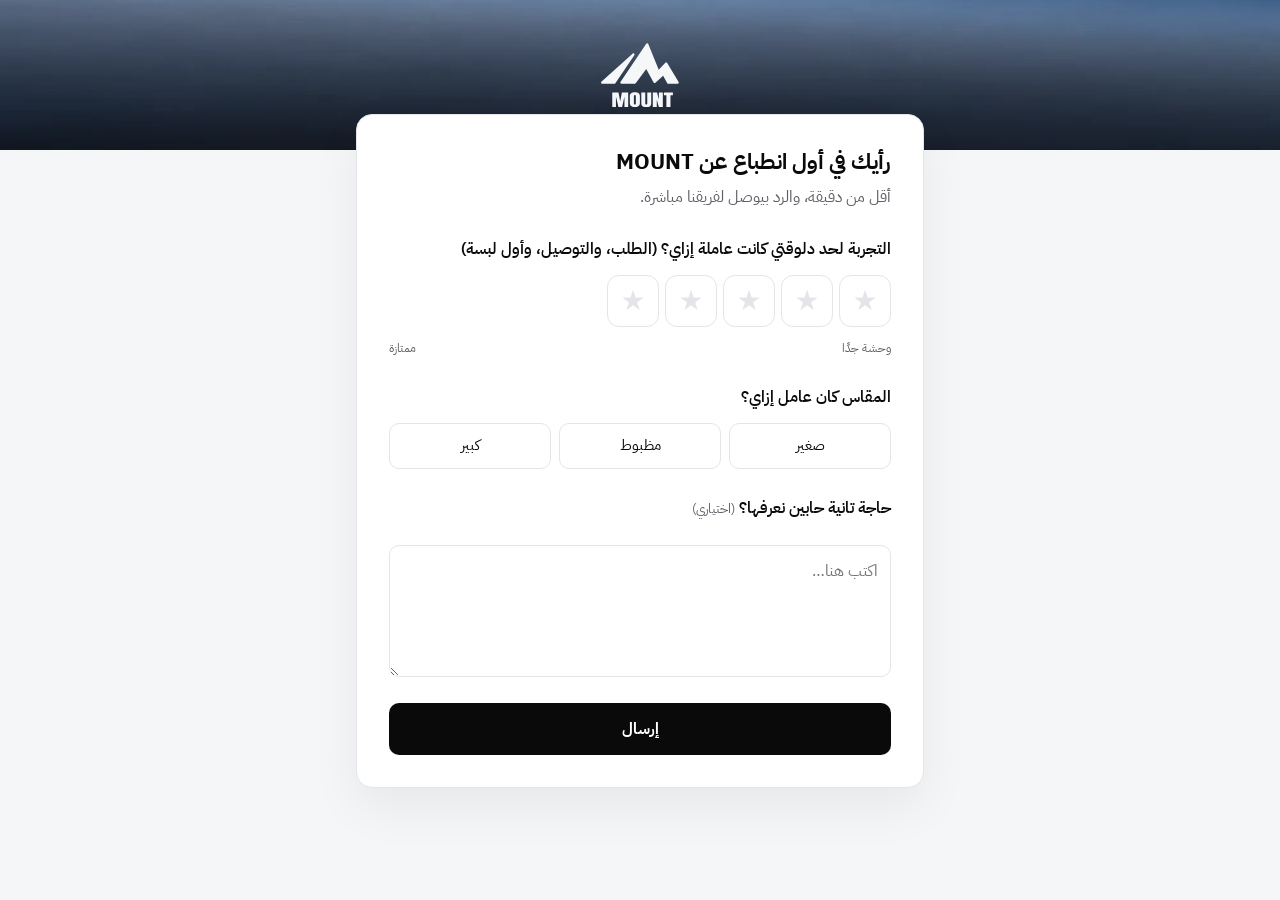
<file: feedback.html>
<!doctype html>
<html lang="ar" dir="rtl">
<head>
<meta charset="utf-8">
<meta name="viewport" content="width=device-width, initial-scale=1">
<meta name="robots" content="noindex, nofollow">
<title>MOUNT | رأيك يفرق معانا</title>
<link rel="icon" href="favicon.svg" type="image/svg+xml">
<link rel="stylesheet" href="fonts.css">
<link rel="stylesheet" href="feedback.css">
</head>
<body>
<header class="hd"><a href="/" aria-label="MOUNT"><svg viewBox="0 0 1017 836" aria-hidden="true"><use href="sprite.svg#full"></use></svg></a></header>

<main class="wrap">
  <form class="card" id="form" novalidate>
    <div class="intro">
      <h1 id="title">رأيك في أول انطباع عن MOUNT</h1>
      <p id="sub">أقل من دقيقة، والرد بيوصل لفريقنا مباشرة.</p>
    </div>

    <fieldset class="q" id="qCsat">
      <legend>التجربة لحد دلوقتي كانت عاملة إزاي؟ (الطلب، والتوصيل، وأول لبسة)</legend>
      <div class="stars" role="radiogroup" aria-label="التقييم من 1 لـ 5" id="csatStars"></div>
      <div class="scale"><span>وحشة جدًا</span><span>ممتازة</span></div>
    </fieldset>

    <fieldset class="q" id="qFit">
      <legend>المقاس كان عامل إزاي؟</legend>
      <div class="opts" role="radiogroup" aria-label="المقاس" id="fitOpts"></div>
    </fieldset>

    <fieldset class="q" id="qResult" hidden>
      <legend>بعد اللبس والغسيل، الخامة والراحة عاملين إزاي؟</legend>
      <div class="stars" role="radiogroup" aria-label="الجودة من 1 لـ 5" id="resultStars"></div>
      <div class="scale"><span>مش كويسة</span><span>ممتازة</span></div>
    </fieldset>

    <fieldset class="q" id="qNps" hidden>
      <legend>من 0 لـ 10، إيه احتمال ترشيحك لـ MOUNT لحد تعرفه؟</legend>
      <div class="nps" role="radiogroup" aria-label="من 0 لـ 10" id="npsRow"></div>
      <div class="scale"><span>مستحيل</span><span>أكيد</span></div>
    </fieldset>

    <fieldset class="q" id="qReasons" hidden>
      <legend>إيه اللي مكانش على قد التوقعات؟ (اختيار كل اللي ينطبق)</legend>
      <div class="chips" id="reasonChips"></div>
    </fieldset>

    <div class="q">
      <label for="comment" class="lbl">حاجة تانية حابين نعرفها؟ <span>(اختياري)</span></label>
      <textarea id="comment" maxlength="600" rows="4" placeholder="اكتب هنا…"></textarea>
    </div>

    <label class="consent" id="consentWrap" hidden><input type="checkbox" id="consent"> موافقة إن MOUNT تنشر تعليقي على الموقع باسمي الأول بس.</label>

    <p class="err" id="err" role="alert" hidden></p>
    <button class="submit" type="submit" id="submit">إرسال</button>
  </form>

  <section class="card done" id="done" aria-live="polite" hidden>
    <svg class="ok" viewBox="0 0 1017 532" aria-hidden="true"><use href="sprite.svg#mark"></use></svg>
    <h2>شكرًا على وقتك</h2>
    <p id="doneMsg"></p>
    <a href="/">الرجوع للموقع</a>
  </section>
  <p class="foot" id="foot"></p>
</main>

<script src="feedback.js"></script>
</body>
</html>
</file>
<file: fonts.css>
/* Self-hosted fonts (SIL Open Font License 1.1, see fonts-license.txt). No third-party requests. */
@font-face{font-family:'Anton';font-style:normal;font-weight:400;font-display:swap;src:url(anton.woff2) format('woff2')}
@font-face{font-family:'Archivo';font-style:normal;font-weight:400;font-display:swap;src:url(archivo-400.woff2) format('woff2')}
@font-face{font-family:'Archivo';font-style:normal;font-weight:500;font-display:swap;src:url(archivo-500.woff2) format('woff2')}
@font-face{font-family:'Archivo';font-style:normal;font-weight:600;font-display:swap;src:url(archivo-600.woff2) format('woff2')}
@font-face{font-family:'Archivo';font-style:normal;font-weight:700;font-display:swap;src:url(archivo-700.woff2) format('woff2')}
@font-face{font-family:'IBM Plex Sans Arabic';font-style:normal;font-weight:400;font-display:swap;src:url(plex-arabic-400.woff2) format('woff2');unicode-range:U+0600-06FF,U+0750-077F,U+0870-088E,U+0890-0891,U+0897-08E1,U+08E3-08FF,U+200C-200E,U+2010-2011,U+204F,U+2E41,U+FB50-FDFF,U+FE70-FE74,U+FE76-FEFC}
@font-face{font-family:'IBM Plex Sans Arabic';font-style:normal;font-weight:500;font-display:swap;src:url(plex-arabic-500.woff2) format('woff2');unicode-range:U+0600-06FF,U+0750-077F,U+0870-088E,U+0890-0891,U+0897-08E1,U+08E3-08FF,U+200C-200E,U+2010-2011,U+204F,U+2E41,U+FB50-FDFF,U+FE70-FE74,U+FE76-FEFC}
@font-face{font-family:'IBM Plex Sans Arabic';font-style:normal;font-weight:600;font-display:swap;src:url(plex-arabic-600.woff2) format('woff2');unicode-range:U+0600-06FF,U+0750-077F,U+0870-088E,U+0890-0891,U+0897-08E1,U+08E3-08FF,U+200C-200E,U+2010-2011,U+204F,U+2E41,U+FB50-FDFF,U+FE70-FE74,U+FE76-FEFC}
@font-face{font-family:'IBM Plex Sans Arabic';font-style:normal;font-weight:700;font-display:swap;src:url(plex-arabic-700.woff2) format('woff2');unicode-range:U+0600-06FF,U+0750-077F,U+0870-088E,U+0890-0891,U+0897-08E1,U+08E3-08FF,U+200C-200E,U+2010-2011,U+204F,U+2E41,U+FB50-FDFF,U+FE70-FE74,U+FE76-FEFC}
@font-face{font-family:'IBM Plex Sans Arabic';font-style:normal;font-weight:400;font-display:swap;src:url(plex-latin-400.woff2) format('woff2');unicode-range:U+0000-00FF,U+0131,U+0152-0153,U+02BB-02BC,U+02C6,U+02DA,U+02DC,U+0304,U+0308,U+0329,U+2000-206F,U+20AC,U+2122,U+2191,U+2193,U+2212,U+2215,U+FEFF,U+FFFD}
@font-face{font-family:'IBM Plex Sans Arabic';font-style:normal;font-weight:600;font-display:swap;src:url(plex-latin-600.woff2) format('woff2');unicode-range:U+0000-00FF,U+0131,U+0152-0153,U+02BB-02BC,U+02C6,U+02DA,U+02DC,U+0304,U+0308,U+0329,U+2000-206F,U+20AC,U+2122,U+2191,U+2193,U+2212,U+2215,U+FEFF,U+FFFD}
@font-face{font-family:'IBM Plex Sans Arabic';font-style:normal;font-weight:700;font-display:swap;src:url(plex-latin-700.woff2) format('woff2');unicode-range:U+0000-00FF,U+0131,U+0152-0153,U+02BB-02BC,U+02C6,U+02DA,U+02DC,U+0304,U+0308,U+0329,U+2000-206F,U+20AC,U+2122,U+2191,U+2193,U+2212,U+2215,U+FEFF,U+FFFD}
</file>
<file: feedback.css>
/* MOUNT feedback page (Arabic, RTL) */
:root{
  --ink:#0A0A0A; --char:#353535; --steel:#647F9C; --ash:#AAAAAA; --sky:#8FB0D6; --mist:#F5F6F8; --logo:#F6F7F8;
  --white:#fff; --line:#E3E5E9; --muted:#5E6167; --bad:#A90000; --star:#C58B00;
  --font:'IBM Plex Sans Arabic', system-ui, -apple-system, 'Segoe UI', Tahoma, sans-serif;
}
*,*::before,*::after{box-sizing:border-box}
body{margin:0;background:var(--mist);color:var(--ink);font:400 16px/1.65 var(--font);-webkit-font-smoothing:antialiased}
[hidden]{display:none !important}
button,input,textarea{font:inherit;color:inherit}
button{cursor:pointer}
:focus-visible{outline:2px solid var(--steel);outline-offset:2px}
.hd{background:var(--ink) url(sky.webp) center 60%/cover;height:150px;display:flex;align-items:center;justify-content:center}
.hd svg{width:78px;height:auto;fill:var(--logo);display:block}
.wrap{max-width:600px;margin:-36px auto 40px;padding:0 16px;position:relative}
.card{background:var(--white);border:1px solid var(--line);border-radius:16px;padding:clamp(20px,5vw,32px);display:flex;flex-direction:column;gap:26px;box-shadow:0 20px 50px rgba(10,10,10,.06)}
.intro h1{margin:0 0 6px;font-size:22px;line-height:1.4}
.intro p{margin:0;color:var(--muted)}
.q{border:0;margin:0;padding:0;display:flex;flex-direction:column;gap:12px;min-width:0}
.q legend,.lbl{font-weight:600;font-size:16px;padding:0;margin-bottom:12px}
.lbl span{font-weight:400;color:var(--muted);font-size:13px}
.stars{display:flex;gap:6px}
.stars button{width:52px;height:52px;border:1px solid var(--line);border-radius:12px;background:var(--white);font-size:28px;line-height:1;color:var(--line);transition:color .15s,border-color .15s,transform .15s}
.stars button:hover{transform:translateY(-2px)}
.stars button.on{color:var(--star);border-color:#E9CF8C;background:#FFFBEF}
.scale{display:flex;justify-content:space-between;font-size:12px;color:var(--muted)}
.opts{display:grid;grid-template-columns:repeat(3,1fr);gap:8px}
.opts button,.nps button,.chip{border:1px solid var(--line);background:var(--white);border-radius:10px;min-height:46px;font-size:15px}
.opts button[aria-checked="true"],.nps button[aria-checked="true"],.chip[aria-pressed="true"]{background:var(--ink);border-color:var(--ink);color:var(--white)}
.nps{display:grid;grid-template-columns:repeat(11,1fr);gap:4px}
.nps button{min-height:44px;padding:0;font-size:14px}
.chips{display:flex;flex-wrap:wrap;gap:8px}
.chip{padding:0 14px;min-height:40px;font-size:14px;border-radius:999px}
textarea{width:100%;border:1px solid var(--line);border-radius:10px;padding:12px;resize:vertical;min-height:100px}
textarea:focus{outline:2px solid var(--steel);outline-offset:0;border-color:var(--steel)}
.consent{display:flex;gap:10px;align-items:flex-start;background:var(--mist);border-radius:10px;padding:12px 14px;font-size:14px}
.consent input{margin-top:5px;width:18px;height:18px;flex:none}
.err{margin:0;color:var(--bad);font-size:14px}
.submit{height:52px;border:0;border-radius:10px;background:var(--ink);color:var(--white);font-weight:700;font-size:16px}
.submit:hover{background:var(--char)}
.submit[disabled]{opacity:.5;cursor:wait}
.done{text-align:center;align-items:center;gap:12px}
.done .ok{width:70px;height:auto;fill:var(--ink)}
.done h2{margin:0;font-size:22px}
.done p{margin:0;color:var(--muted)}
.done a{color:var(--steel);font-weight:600}
.foot{text-align:center;color:var(--muted);font-size:13px;margin-top:14px}
@media (max-width:420px){
  .stars button{width:46px;height:46px;font-size:24px}
  .nps{grid-template-columns:repeat(6,1fr)}
}
@media (prefers-reduced-motion:reduce){*{transition-duration:.01ms !important}}
</file>
